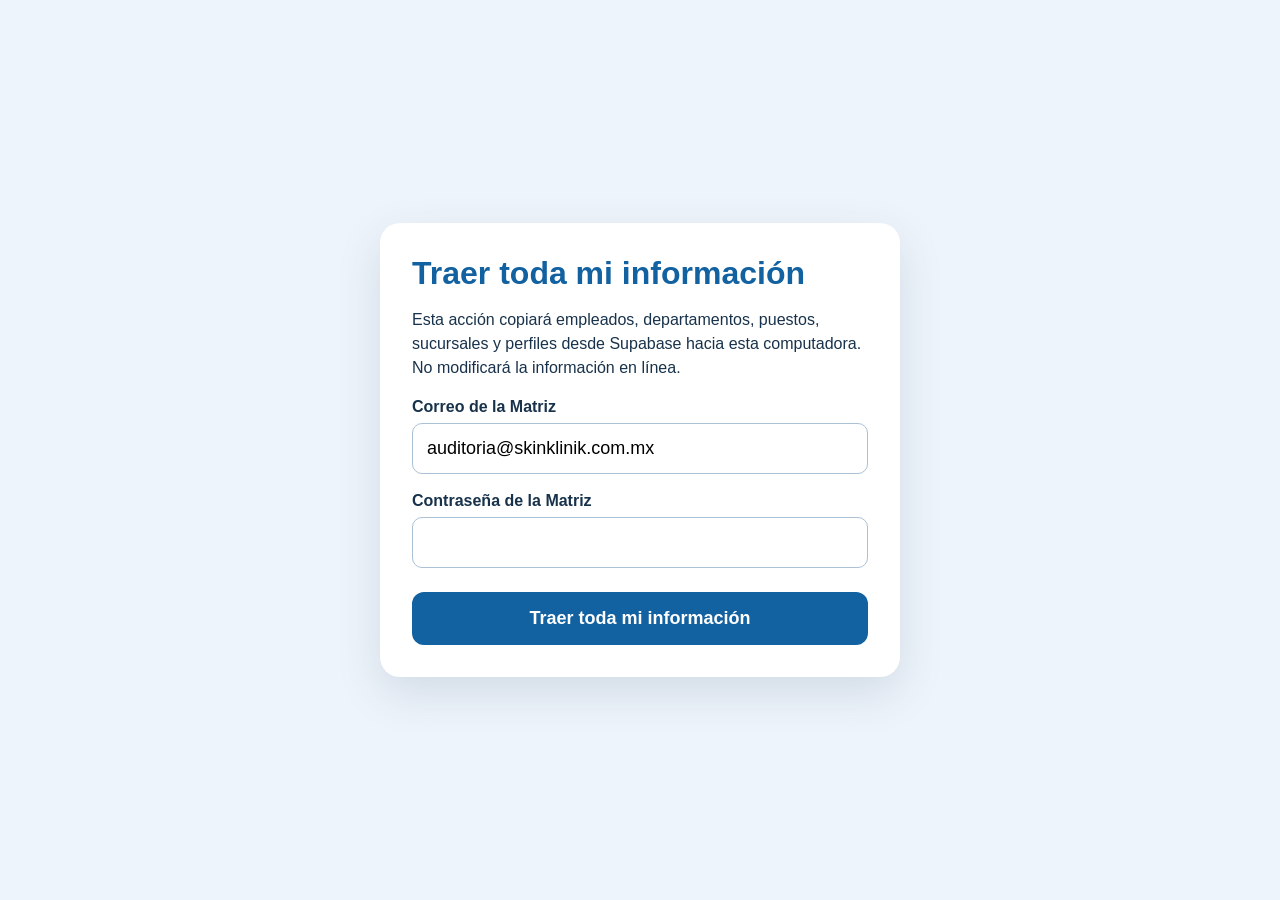
<file: importar.html>
<!doctype html><html lang="es"><head><meta charset="utf-8"><meta name="viewport" content="width=device-width,initial-scale=1"><title>Traer información</title><style>body{margin:0;background:#eef4fb;color:#18324b;font-family:Arial,sans-serif;display:grid;min-height:100vh;place-items:center}.card{background:#fff;width:min(520px,calc(100% - 32px));box-sizing:border-box;padding:32px;border-radius:20px;box-shadow:0 16px 45px #173a5c22}h1{color:#1261a0;margin:0 0 10px}p{line-height:1.5}label{display:block;font-weight:700;margin-top:18px}input{display:block;width:100%;box-sizing:border-box;margin-top:7px;padding:14px;font-size:18px;border:1px solid #aac1d6;border-radius:10px}button{width:100%;margin-top:24px;padding:16px;border:0;border-radius:12px;background:#1261a0;color:#fff;font-size:18px;font-weight:700;cursor:pointer}button:disabled{opacity:.6}.message{margin-top:18px;padding:14px;border-radius:10px;background:#eef4fb}.error{background:#ffe8e8;color:#8b1d1d}.success{background:#e5f7ec;color:#176235}</style></head><body><main class="card"><h1>Traer toda mi información</h1><p>Esta acción copiará empleados, departamentos, puestos, sucursales y perfiles desde Supabase hacia esta computadora. No modificará la información en línea.</p><form id="form"><label>Correo de la Matriz<input id="email" type="email" value="auditoria@skinklinik.com.mx" required autocomplete="username"></label><label>Contraseña de la Matriz<input id="password" type="password" required autocomplete="current-password"></label><button id="button">Traer toda mi información</button></form><div id="message" class="message" hidden></div></main><script>const form=document.querySelector('#form'),button=document.querySelector('#button'),message=document.querySelector('#message');form.addEventListener('submit',async event=>{event.preventDefault();button.disabled=true;button.textContent='Copiando información…';message.hidden=false;message.className='message';message.textContent='Espera un momento. No cierres esta página.';try{const response=await fetch('/api/importar',{method:'POST',headers:{'Content-Type':'application/json'},body:JSON.stringify({email:document.querySelector('#email').value,password:document.querySelector('#password').value})}),result=await response.json();if(!response.ok)throw new Error(result.error||'No se pudo copiar la información.');localStorage.removeItem('matriz-seguridad-v1-admin-local');message.className='message success';message.innerHTML=`Copia terminada: <strong>${result.counts.empleados} empleados</strong>, ${result.counts.departamentos} departamentos, ${result.counts.puestos} puestos, ${result.counts.sucursales} sucursales y ${result.counts.perfiles} perfiles.<br><br><a href="/">Abrir la página local</a>`;document.querySelector('#password').value=''}catch(error){message.className='message error';message.textContent=error.message}finally{button.disabled=false;button.textContent='Traer toda mi información'}});</script></body></html>
</file>
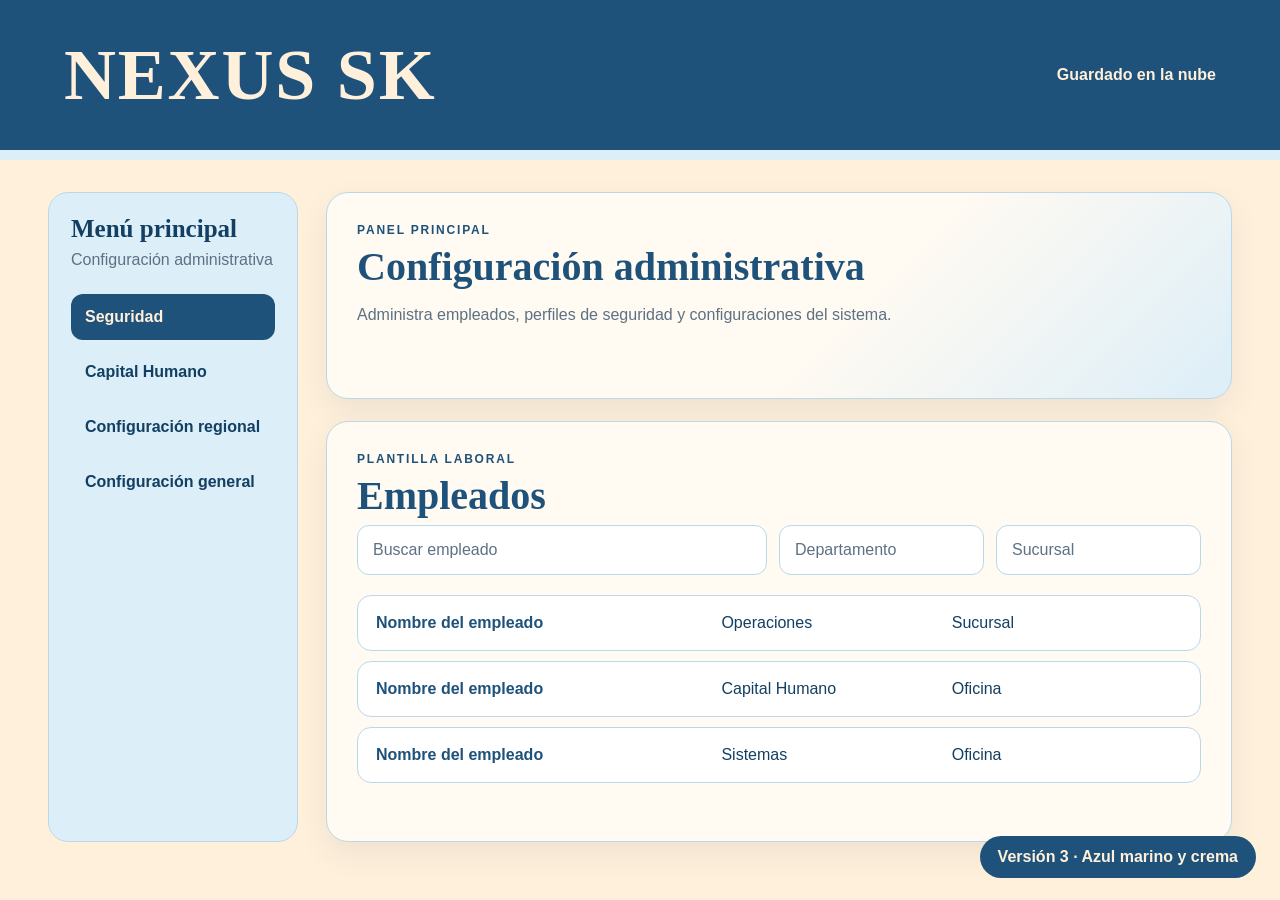
<file: theme-preview.html>
<!doctype html>
<html lang="es">
<head>
<meta charset="utf-8">
<meta name="viewport" content="width=device-width,initial-scale=1">
<title>Comparación de colores Nexus SK</title>
<style>
*{box-sizing:border-box}body{margin:0;font-family:Arial,sans-serif}.page{min-height:100vh;background:var(--bg);color:var(--text)}
.header{height:160px;padding:34px 64px;display:flex;align-items:center;justify-content:space-between;background:var(--header);border-bottom:10px solid var(--accent)}
.brand{font:700 72px/.9 Didot,"Bodoni MT","Times New Roman",serif;color:var(--brand);letter-spacing:.025em}.status{font-weight:800;color:var(--headerText)}
.layout{display:grid;grid-template-columns:250px 1fr;gap:28px;padding:32px 48px}.sidebar{background:var(--side);border:1px solid var(--line);border-radius:20px;padding:22px;min-height:650px}.sidebar h3{margin:0 0 8px;font:600 25px Georgia,serif}.sidebar p{margin:0 0 25px;color:var(--muted)}.nav{padding:14px;border-radius:12px;margin:9px 0;font-weight:800}.nav.active{background:var(--button);color:var(--buttonText)}
.content{display:grid;gap:22px}.hero,.panel{background:var(--card);border:1px solid var(--line);border-radius:22px;padding:30px;box-shadow:0 12px 30px #173d3414}.hero{background:linear-gradient(135deg,var(--card) 58%,var(--side))}.kicker{font-size:12px;font-weight:900;letter-spacing:.15em;text-transform:uppercase;color:var(--button)}h1{font:600 40px Georgia,serif;margin:6px 0;color:var(--heading)}p{color:var(--muted)}.filters{display:grid;grid-template-columns:2fr 1fr 1fr;gap:12px}.field{background:#fff;border:1px solid var(--line);border-radius:12px;padding:15px;color:var(--muted)}.rows{display:grid;gap:10px;margin-top:20px}.row{display:grid;grid-template-columns:1.5fr 1fr 1fr;background:#fff;border:1px solid var(--line);border-radius:14px;padding:18px}.row strong{color:var(--heading)}
.original{--bg:#f6f4ee;--header:#173d34;--accent:#26705d;--brand:#fff;--headerText:#fff;--side:#e7ebe8;--card:#fff;--line:#dce4e0;--text:#16231f;--heading:#173d34;--muted:#697773;--button:#173d34;--buttonText:#fff}
.gold{--bg:#f6f4ee;--header:#DEC799;--accent:#c4a969;--brand:#000;--headerText:#000;--side:#eee7d8;--card:#fff;--line:#dacdad;--text:#171717;--heading:#111;--muted:#6c6659;--button:#3f3a2d;--buttonText:#fff}
.navy{--bg:#fff0dc;--header:#1f527a;--accent:#dceef8;--brand:#fff0dc;--headerText:#fff0dc;--side:#dceef8;--card:#fffaf2;--line:#bad8e8;--text:#123f62;--heading:#1f527a;--muted:#5d7182;--button:#1f527a;--buttonText:#fff0dc}
.cream{--bg:#fff0dc;--header:#fff0dc;--accent:#1f527a;--brand:#073f6c;--headerText:#1f527a;--side:#dceef8;--card:#fffaf2;--line:#bad8e8;--text:#123f62;--heading:#1f527a;--muted:#5d7182;--button:#1f527a;--buttonText:#fff0dc}.cream .brand{-webkit-text-stroke:2px #8dbbd5;text-shadow:0 3px #cfe5f1}
.label{position:fixed;right:24px;bottom:22px;background:var(--button);color:var(--buttonText);padding:12px 18px;border-radius:99px;font-weight:900}
@media(max-width:800px){.header{padding:25px;height:125px}.brand{font-size:50px}.layout{grid-template-columns:1fr;padding:20px}.sidebar{min-height:auto}.filters{grid-template-columns:1fr}}
</style>
</head>
<body><div class="page" id="page">
  <header class="header"><div class="brand">NEXUS SK</div><div class="status">Guardado en la nube</div></header>
  <main class="layout"><aside class="sidebar"><h3>Menú principal</h3><p>Configuración administrativa</p><div class="nav active">Seguridad</div><div class="nav">Capital Humano</div><div class="nav">Configuración regional</div><div class="nav">Configuración general</div></aside>
  <section class="content"><div class="hero"><div class="kicker">Panel principal</div><h1>Configuración administrativa</h1><p>Administra empleados, perfiles de seguridad y configuraciones del sistema.</p></div><div class="panel"><div class="kicker">Plantilla laboral</div><h1>Empleados</h1><div class="filters"><div class="field">Buscar empleado</div><div class="field">Departamento</div><div class="field">Sucursal</div></div><div class="rows"><div class="row"><strong>Nombre del empleado</strong><span>Operaciones</span><span>Sucursal</span></div><div class="row"><strong>Nombre del empleado</strong><span>Capital Humano</span><span>Oficina</span></div><div class="row"><strong>Nombre del empleado</strong><span>Sistemas</span><span>Oficina</span></div></div></div></section></main>
  <div class="label" id="label"></div></div>
<script>const themes={original:'Versión 1 · Verde original',gold:'Versión 2 · Dorado #DEC799',navy:'Versión 3 · Azul marino y crema',cream:'Versión 4 · Crema y azul delineado'};const theme=new URLSearchParams(location.search).get('theme')||'navy';document.getElementById('page').classList.add(theme);document.getElementById('label').textContent=themes[theme];</script>
</body></html>
</file>
